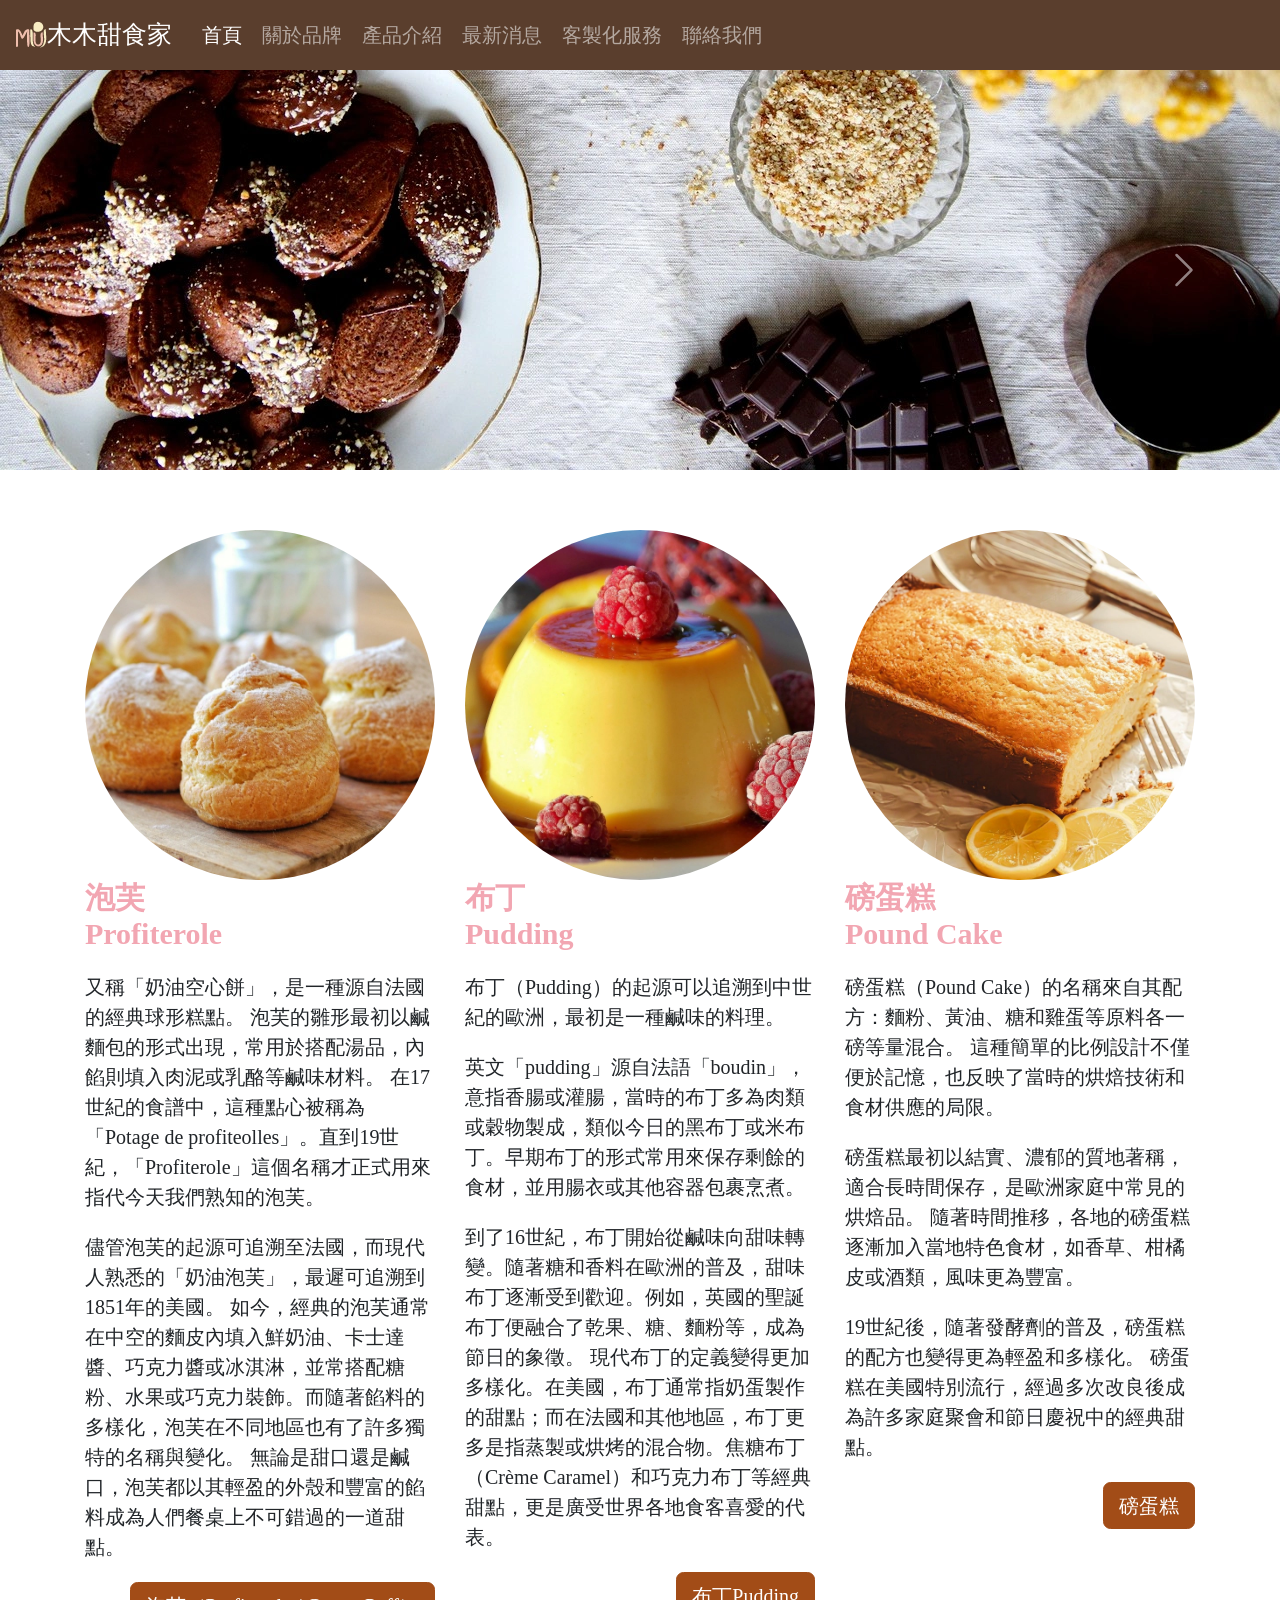
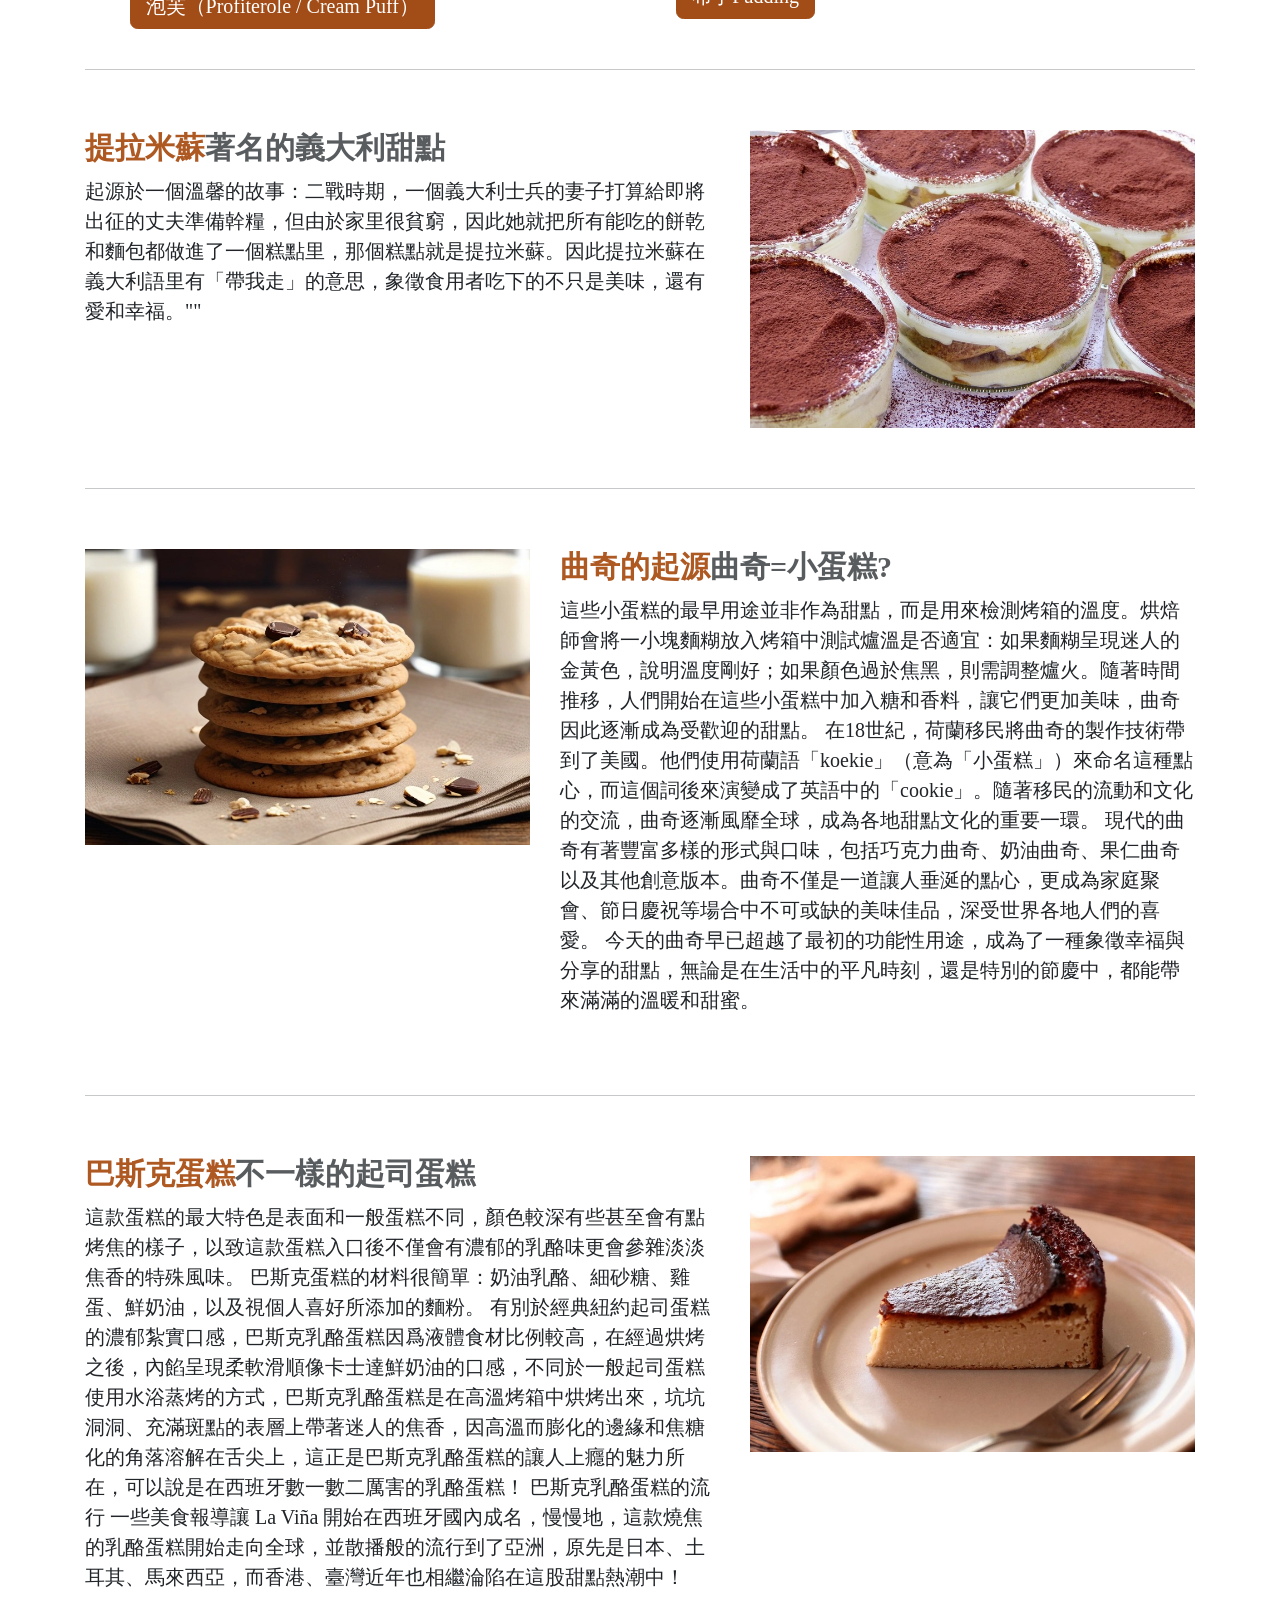
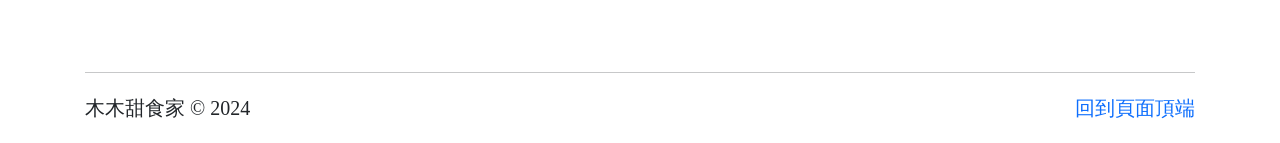
<file: index.html>
<!doctype html>
<html lang="zh-Hant-TW">
  <head>
    <meta charset="utf-8">
    <meta name="viewport" content="width=device-width, initial-scale=1">
    <meta name="author" content="木木甜食家">
   <meta name="description" content="探索甜點的悠久歷史，從巴斯克乳酪蛋糕的焦香細膩到曲奇的幸福滋味、泡芙的輕盈甜美、布丁的柔滑香醇、提拉米蘇的層次甜美與磅蛋糕的經典濃郁，每款甜點都講述著文化與創意的故事。">
   <meta name="generator" content="Visual Studio Code">
   <meta name="keywords" content="巴斯克乳酪蛋糕,曲奇起源,泡芙歷史,布丁的故事,磅蛋糕文化,甜點歷史,木木甜食家">
   <!-- favicon -->
    <link rel="shortcut icon" href="/favicon.ico">
    <title>木木甜食家-首頁</title>
    <link href="https://cdn.jsdelivr.net/npm/bootstrap@5.3.3/dist/css/bootstrap.min.css" rel="stylesheet" integrity="sha384-QWTKZyjpPEjISv5WaRU9OFeRpok6YctnYmDr5pNlyT2bRjXh0JMhjY6hW+ALEwIH" crossorigin="anonymous">
    <link rel="stylesheet" href="css/custom.css">
    <!-- GA追蹤分析 -->
  </head>
  <body>
    <!-- 固定導覽列 header或nav標籤加入"fixed-top" 固定導覽列跟回到頁首擇一就可以了 -->
    <header class="fixed-top">
      <!-- 導覽列 深色背景be-dark navbar-dark 淺色背景be-light-->
      <nav class="navbar navbar-expand-lg bg-dark navbar-dark">
        <div class="container-fluid">
          <img src="images/index/logomu16.png" class="text-center" alt="MuMu Sweet Home"><a class="navbar-brand" href="#">木木甜食家</a>
          <button class="navbar-toggler" type="button" data-bs-toggle="collapse" data-bs-target="#navbarSupportedContent" aria-controls="navbarSupportedContent" aria-expanded="false" aria-label="Toggle navigation">
            <span class="navbar-toggler-icon"></span>
          </button>
          <div class="collapse navbar-collapse" id="navbarSupportedContent">
            <ul class="navbar-nav me-auto mb-2 mb-lg-0">
              <li class="nav-item">
                <a class="nav-link active" aria-current="page" href="index.html">首頁</a>
              </li>
              <li class="nav-item">
                <a class="nav-link" href="about.html">關於品牌</a>
              </li>
              <li class="nav-item">
                <a class="nav-link" href="menu.html">產品介紹</a>
              </li>
              <li class="nav-item">
                <a class="nav-link" href="news.html">最新消息</a>
              </li>
              <li class="nav-item">
                <a class="nav-link" href="custom.html">客製化服務</a>
              </li>
              <li class="nav-item">
                <a class="nav-link" href="https://toolkit.url.com.tw/bbs/index.php?email=bbs@trial-157910.url.tw" target="_blank">聯絡我們</a>
              </li>
            </ul>
            <script async src="https://cse.google.com/cse.js?cx=9753ba6b9b1a444a7">
            </script>
            <div class="gcse-searchbox"></div>
          </div>
        </div>
      </nav>
    </header>
    <main>
       <!-- 輪播圖框架 -->
      <div id="carouselExampleInterval" class="carousel slide" data-bs-ride="carousel">
        <div class="carousel-inner">
          <div class="carousel-item active" data-bs-interval="4000">
            <img src="images/index/madeleine-1.webp" class="d-block w-100" alt="瑪德蓮" title="瑪德蓮" aria-label="瑪德蓮">
          </div>
          <div class="carousel-item" data-bs-interval="4000">
            <img src="images/index/cookies-1-1.webp" class="d-block w-100" alt="曲奇餅乾" title="曲奇餅乾" aria-label="曲奇餅乾">
          </div>
          <div class="carousel-item">
            <img src="images/index/cakes-1.webp" class="d-block w-100" alt="巧克力磅蛋糕" title="巧克力磅蛋糕" aria-label="巧克力磅蛋糕">
          </div>
        </div>
        <button class="carousel-control-prev" type="button" data-bs-target="#carouselExampleInterval" data-bs-slide="prev">
          <span class="carousel-control-prev-icon" aria-hidden="true"></span>
          <span class="visually-hidden">Previous</span>
        </button>
        <button class="carousel-control-next" type="button" data-bs-target="#carouselExampleInterval" data-bs-slide="next">
          <span class="carousel-control-next-icon" aria-hidden="true"></span>
          <span class="visually-hidden">Next</span>
        </button>
      </div>
      <!-- 框架 -->
      <div class="gcse-searchresults"></div>
      <div class="container">
        <div class="row">
         <div class="col-lg-4 order-md-2 mt-5">
          <!-- 圖片加入超連結 -->
          <a href="https://zh.wikipedia.org/zh-tw/%E7%A3%85%E8%9B%8B%E7%B3%95" target="_blank"><img src="images/index/lemon-cake-800.webp" class="rounded-circle w-100" alt="磅蛋糕（Pound Cake）" title="磅蛋糕（Pound Cake）" aria-label="磅蛋糕（Pound Cake）"></a>
            <div class="card-body">
              <h2 class="h2-pink">磅蛋糕<P>Pound Cake</P></h2>
              <p class="card-text">磅蛋糕（Pound Cake）的名稱來自其配方：麵粉、黃油、糖和雞蛋等原料各一磅等量混合。
             這種簡單的比例設計不僅便於記憶，也反映了當時的烘焙技術和食材供應的局限。</p>
                <P>磅蛋糕最初以結實、濃郁的質地著稱，適合長時間保存，是歐洲家庭中常見的烘焙品。
                隨著時間推移，各地的磅蛋糕逐漸加入當地特色食材，如香草、柑橘皮或酒類，風味更為豐富。</P>
                <p>19世紀後，隨著發酵劑的普及，磅蛋糕的配方也變得更為輕盈和多樣化。
                磅蛋糕在美國特別流行，經過多次改良後成為許多家庭聚會和節日慶祝中的經典甜點。</p>
              <p class="text-end"><a href="https://zh.wikipedia.org/zh-tw/%E7%A3%85%E8%9B%8B%E7%B3%95" target="_blank" class="btn btn-primary" role="buttom">磅蛋糕</a></p>
            </div>
         </div>
         <div class="col-lg-4 order-md-1 mt-5">
          <a href="https://zh.wikipedia.org/zh-tw/%E5%B8%83%E4%B8%81" target="_blank"><img src="images/index/pudding-800.webp" class="rounded-circle w-100" alt="布丁Pudding" title="布丁Pudding" aria-label="布丁Pudding"></a>
            <div class="card-body">
              <h2 class="h2-pink">布丁<P>Pudding</P></h2>
              <p class="card-text">布丁（Pudding）的起源可以追溯到中世紀的歐洲，最初是一種鹹味的料理。</p><p>英文「pudding」源自法語「boudin」，意指香腸或灌腸，當時的布丁多為肉類或穀物製成，類似今日的黑布丁或米布丁。早期布丁的形式常用來保存剩餘的食材，並用腸衣或其他容器包裹烹煮。</p>

                <P>到了16世紀，布丁開始從鹹味向甜味轉變。隨著糖和香料在歐洲的普及，甜味布丁逐漸受到歡迎。例如，英國的聖誕布丁便融合了乾果、糖、麵粉等，成為節日的象徵。
                
                現代布丁的定義變得更加多樣化。在美國，布丁通常指奶蛋製作的甜點；而在法國和其他地區，布丁更多是指蒸製或烘烤的混合物。焦糖布丁（Crème Caramel）和巧克力布丁等經典甜點，更是廣受世界各地食客喜愛的代表。</p>
              <P class="text-end"><a href="https://zh.wikipedia.org/zh-tw/%E5%B8%83%E4%B8%81" target="_blank" class="btn btn-primary" role="button">布丁Pudding</a></P>
            </div>
         </div>
         <div class="col-lg-4 order-md-0 mt-5">
          <a href="https://zh.wikipedia.org/zh-tw/%E6%B3%A1%E8%8A%99" target="_blank"><img src="images/index/puff-800.webp" class="rounded-circle w-100" alt="泡芙（Profiterole / Cream Puff）" title="泡芙（Profiterole / Cream Puff）" aria-label="泡芙（Profiterole / Cream Puff）"></a>
            <div class="card-body">
              <h2 class="h2-pink">泡芙<P>Profiterole</P></h2>
              <p class="card-text">又稱「奶油空心餅」，是一種源自法國的經典球形糕點。
                泡芙的雛形最初以鹹麵包的形式出現，常用於搭配湯品，內餡則填入肉泥或乳酪等鹹味材料。
                在17世紀的食譜中，這種點心被稱為 「Potage de profiteolles」。直到19世紀，「Profiterole」這個名稱才正式用來指代今天我們熟知的泡芙。</P>
                <P>儘管泡芙的起源可追溯至法國，而現代人熟悉的「奶油泡芙」，最遲可追溯到1851年的美國。
                如今，經典的泡芙通常在中空的麵皮內填入鮮奶油、卡士達醬、巧克力醬或冰淇淋，並常搭配糖粉、水果或巧克力裝飾。而隨著餡料的多樣化，泡芙在不同地區也有了許多獨特的名稱與變化。
                無論是甜口還是鹹口，泡芙都以其輕盈的外殼和豐富的餡料成為人們餐桌上不可錯過的一道甜點。</p>
                <P class="text-end"><a href="https://zh.wikipedia.org/zh-tw/%E6%B3%A1%E8%8A%99" target="_blank" class="btn btn-primary" role="button">泡芙（Profiterole / Cream Puff）</a></P>
            </div>
         </div>
        </div>
        <hr>
        <div class="row my-5">
          <div class="col-md-7">
            <h2>提拉米蘇<span class="text-muted">著名的義大利甜點</span></h2>
            <p>起源於一個溫馨的故事：二戰時期，一個義大利士兵的妻子打算給即將出征的丈夫準備幹糧，但由於家里很貧窮，因此她就把所有能吃的餅乾和麵包都做進了一個糕點里，那個糕點就是提拉米蘇。因此提拉米蘇在義大利語里有「帶我走」的意思，象徵食用者吃下的不只是美味，還有愛和幸福。"" </p>
          </div>
          <div class="col-md-5">
            <img src="images/index/tiramisu-cup-600.webp" alt="提拉米蘇" title="提拉米蘇" class="img-fluid mx-auto" aria-label="提拉米蘇">
          </div>
        </div>
        <hr>
        <div class="row my-5">
          <div class="col-md-7 order-md-1">
            <h2>曲奇的起源<span class="text-muted">曲奇=小蛋糕?</span></h2>
            <p>這些小蛋糕的最早用途並非作為甜點，而是用來檢測烤箱的溫度。烘焙師會將一小塊麵糊放入烤箱中測試爐溫是否適宜：如果麵糊呈現迷人的金黃色，說明溫度剛好；如果顏色過於焦黑，則需調整爐火。隨著時間推移，人們開始在這些小蛋糕中加入糖和香料，讓它們更加美味，曲奇因此逐漸成為受歡迎的甜點。

              在18世紀，荷蘭移民將曲奇的製作技術帶到了美國。他們使用荷蘭語「koekie」（意為「小蛋糕」）來命名這種點心，而這個詞後來演變成了英語中的「cookie」。隨著移民的流動和文化的交流，曲奇逐漸風靡全球，成為各地甜點文化的重要一環。
              現代的曲奇有著豐富多樣的形式與口味，包括巧克力曲奇、奶油曲奇、果仁曲奇以及其他創意版本。曲奇不僅是一道讓人垂涎的點心，更成為家庭聚會、節日慶祝等場合中不可或缺的美味佳品，深受世界各地人們的喜愛。
              今天的曲奇早已超越了最初的功能性用途，成為了一種象徵幸福與分享的甜點，無論是在生活中的平凡時刻，還是特別的節慶中，都能帶來滿滿的溫暖和甜蜜。</p>
          </div>
          <div class="col-md-5 order-md-0">
            <img src="images/index/cookies-600.webp" alt="曲奇餅乾" title="曲奇餅乾" class="img-fluid mx-auto" aria-label="曲奇餅乾">
          </div>
        </div>
        <hr>
        <div class="row my-5">
          <div class="col-md-7">
            <h2>巴斯克蛋糕<span class="text-muted">不一樣的起司蛋糕</span></h2>
            <p>這款蛋糕的最大特色是表面和一般蛋糕不同，顏色較深有些甚至會有點烤焦的樣子，以致這款蛋糕入口後不僅會有濃郁的乳酪味更會參雜淡淡焦香的特殊風味。
              巴斯克蛋糕的材料很簡單：奶油乳酪、細砂糖、雞蛋、鮮奶油，以及視個人喜好所添加的麵粉。
              有別於經典紐約起司蛋糕的濃郁紮實口感，巴斯克乳酪蛋糕因爲液體食材比例較高，在經過烘烤之後，內餡呈現柔軟滑順像卡士達鮮奶油的口感，不同於一般起司蛋糕使用水浴蒸烤的方式，巴斯克乳酪蛋糕是在高溫烤箱中烘烤出來，坑坑洞洞、充滿斑點的表層上帶著迷人的焦香，因高溫而膨化的邊緣和焦糖化的角落溶解在舌尖上，這正是巴斯克乳酪蛋糕的讓人上癮的魅力所在，可以說是在西班牙數一數二厲害的乳酪蛋糕！
              巴斯克乳酪蛋糕的流行
              一些美食報導讓 La Viña 開始在西班牙國內成名，慢慢地，這款燒焦的乳酪蛋糕開始走向全球，並散播般的流行到了亞洲，原先是日本、土耳其、馬來西亞，而香港、臺灣近年也相繼淪陷在這股甜點熱潮中！</p>
          </div>
          <div class="col-md-5">
            <img src="images/index/basque-cake-600.webp" alt="巴斯克蛋糕" title="巴斯克蛋糕" class="img-fluid mx-auto" aria-label="巴斯克蛋糕">
          </div>
        </div>
        <hr>
      </div>
      <!-- 把footer變容器 -->
      <footer class="container">
        <!-- fioat-end浮動靠右 -->
        <p class="float-end"><a href="#top">回到頁面頂端</a></P>
        <P>木木甜食家 &copy; 2024</P>
      </footer>
    </main>
    <script src="https://cdn.jsdelivr.net/npm/bootstrap@5.3.3/dist/js/bootstrap.bundle.min.js" 
    integrity="sha384-YvpcrYf0tY3lHB60NNkmXc5s9fDVZLESaAA55NDzOxhy9GkcIdslK1eN7N6jIeHz" 
    crossorigin="anonymous"></script>
  </body>
</html>
</file>
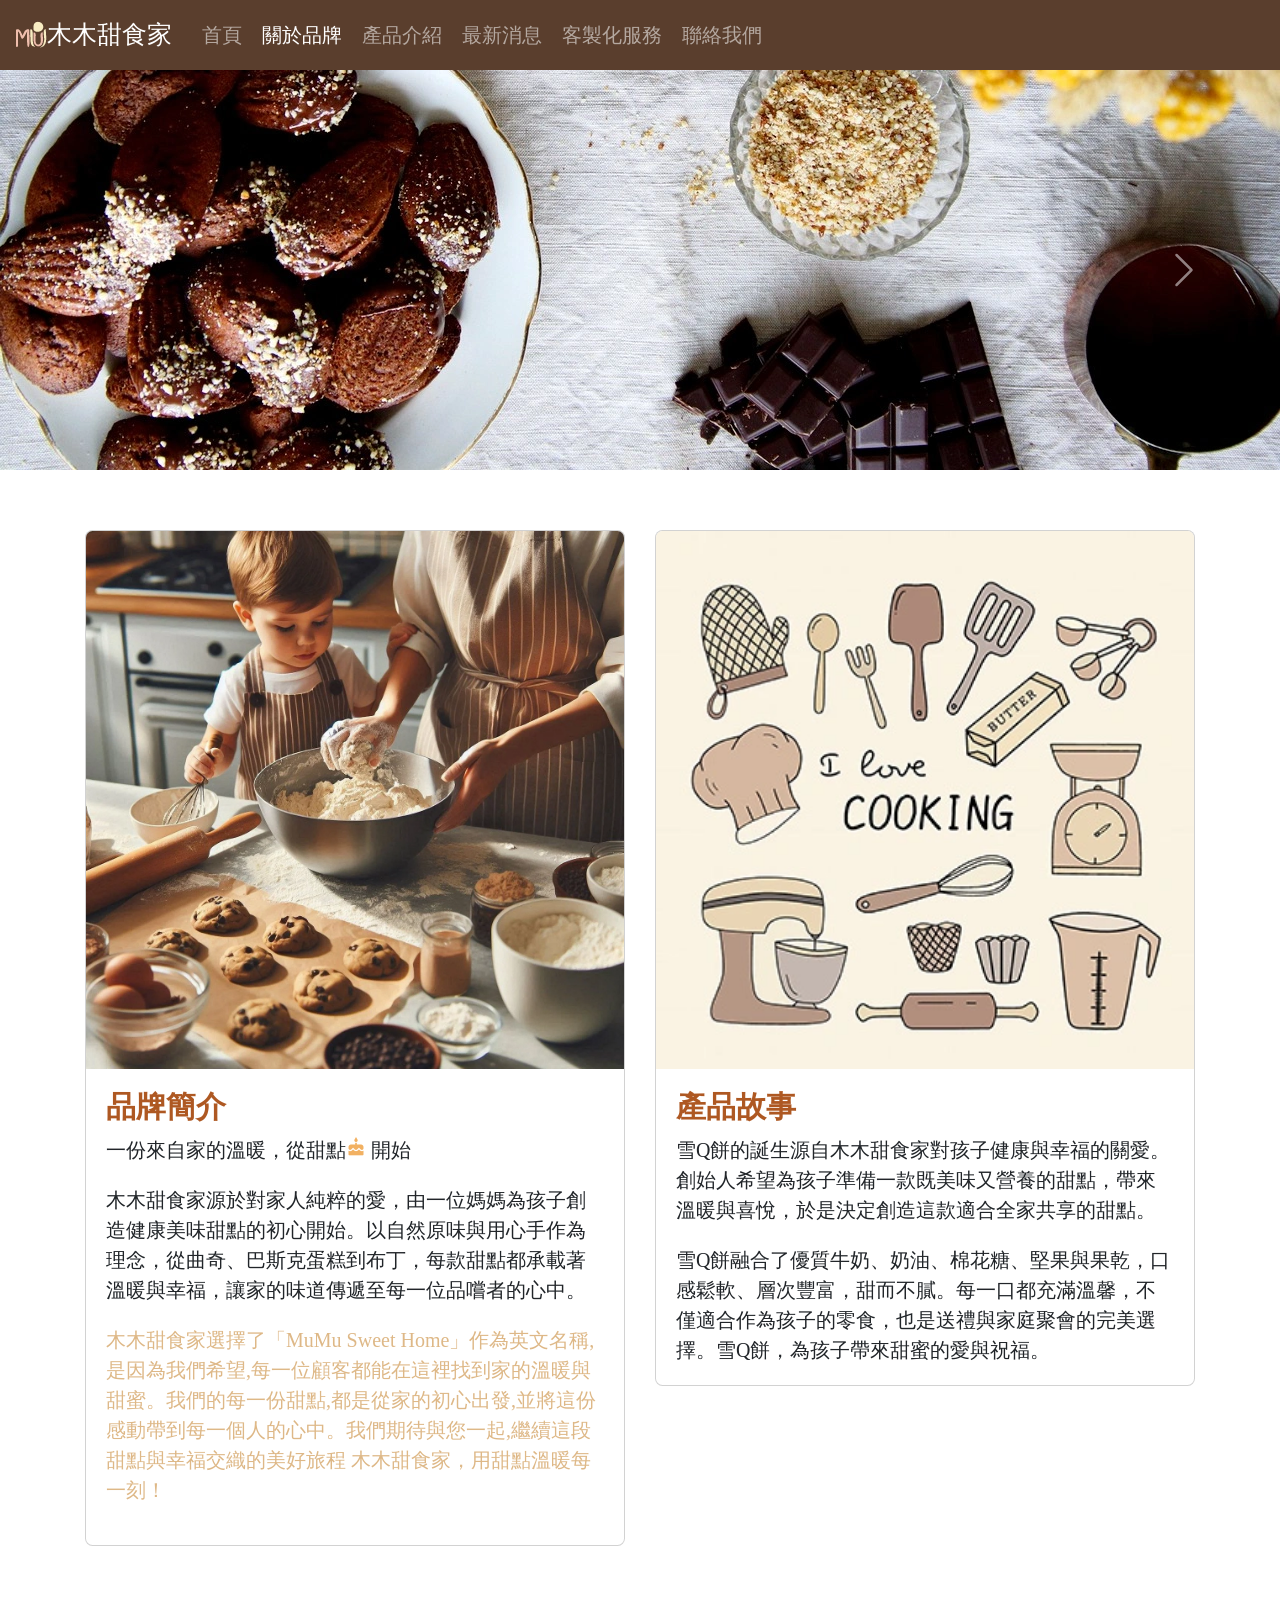
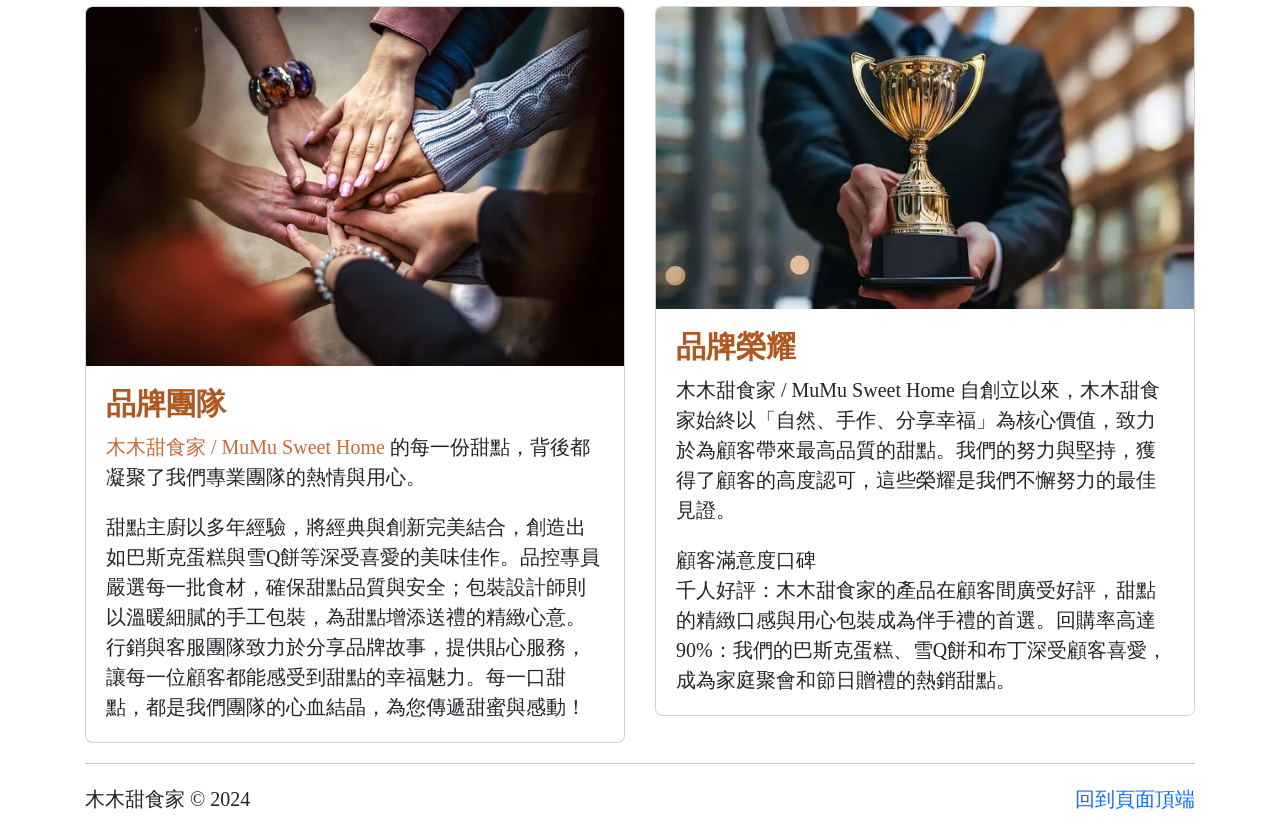
<file: about.html>
<!doctype html>
<html lang="zh-Hant-TW">
  <head>
    <meta charset="utf-8">
    <meta name="viewport" content="width=device-width, initial-scale=1">
    <meta name="author" content="木木甜食家">
   <meta name="description" content="木木甜食家以自然原味與手作甜點為理念, 從曲奇到雪Q餅, 每款甜點承載溫暖與幸福, 專業團隊用心打造, 讓甜點成為家庭聚會與送禮的最佳選擇">
   <meta name="generator" content="Visual Studio Code">
   <meta name="keywords" content="木木甜食家, MuMu Sweet Home, 品牌故事, 甜點品牌, 手作甜點, 自然原味, 曲奇, 巴斯克蛋糕, 布丁 , 雪Q餅, 幸福甜點, 甜點伴手禮, 甜點回購率, 甜點推薦, 家庭聚會甜點, 節日贈禮, 甜點團隊, 甜點品質, 甜點包裝, 甜點創新, 甜點經典, 健康甜點, 親子甜點, 甜點溫暖, 甜點幸福, 甜點故事">
   <!-- favicon -->
   <link rel="shortcut icon" href="/favicon.ico">
    <title>木木甜食家-關於品牌</title>
    <!-- 借用外部的連結 link放在自己自訂的連結上方 連結bootstrap的css -->
    <link href="https://cdn.jsdelivr.net/npm/bootstrap@5.3.3/dist/css/bootstrap.min.css" rel="stylesheet" integrity="sha384-QWTKZyjpPEjISv5WaRU9OFeRpok6YctnYmDr5pNlyT2bRjXh0JMhjY6hW+ALEwIH" crossorigin="anonymous">
    <!-- 連結google icon的link -->
    <link rel="stylesheet" href="https://fonts.googleapis.com/icon?family=Material+Icons">
    <!-- 自訂的連結 將自己的css跟html網頁link在一起 -->
    <link rel="stylesheet" href="css/custom.css">
    <!-- GA追蹤分析 -->
  </head>
  <body>
    <!-- 固定導覽列 header或nav標籤加入"fixed-top" 固定導覽列跟回到頁首擇一就可以了 -->
    <header class="fixed-top">
      <!-- 導覽列 深色背景be-dark navbar-dark 淺色背景be-light-->
      <nav class="navbar navbar-expand-lg bg-dark navbar-dark">
        <div class="container-fluid">
          <img src="images/index/logomu16.png" class="text-center" alt="MuMu Sweet Home">
          <a class="navbar-brand" href="#">木木甜食家</a>
          <button class="navbar-toggler" type="button" data-bs-toggle="collapse" data-bs-target="#navbarSupportedContent" aria-controls="navbarSupportedContent" aria-expanded="false" aria-label="Toggle navigation">
            <span class="navbar-toggler-icon"></span>
          </button>
          <div class="collapse navbar-collapse" id="navbarSupportedContent">
            <ul class="navbar-nav me-auto mb-2 mb-lg-0">
              <li class="nav-item">
                <a class="nav-link" href="index.html">首頁</a>
              </li>
              <li class="nav-item">
                <a class="nav-link active" aria-current="page" href="about.html">關於品牌</a>
              </li>
              <li class="nav-item">
                <a class="nav-link" href="menu.html">產品介紹</a>
              </li>
              <li class="nav-item">
                <a class="nav-link" href="news.html">最新消息</a>
              </li>
              <li class="nav-item">
                <a class="nav-link" href="custom.html">客製化服務</a>
              </li>
              <li class="nav-item">
                <a class="nav-link" href="https://toolkit.url.com.tw/bbs/index.php?email=bbs@trial-157910.url.tw" target="_blank">聯絡我們</a>
              </li>
            </ul>
            <script async src="https://cse.google.com/cse.js?cx=9753ba6b9b1a444a7">
            </script>
            <div class="gcse-searchbox"></div>
          </div>
        </div>
      </nav>
    </header>
    <main>
       <!-- 輪播圖框架 -->
      <div id="carouselExampleInterval" class="carousel slide" data-bs-ride="carousel">
        <div class="carousel-inner">
          <div class="carousel-item active" data-bs-interval="4000">
            <img src="images/index/madeleine-1.webp" class="d-block w-100" alt="瑪德蓮" title="瑪德蓮" aria-label="瑪德蓮">
          </div>
          <div class="carousel-item" data-bs-interval="4000">
            <img src="images/index/cookies-1-1.webp" class="d-block w-100" alt="曲奇餅乾" title="曲奇餅乾" aria-label="曲奇餅乾">
          </div>
          <div class="carousel-item">
            <img src="images/index/cakes-1.webp" class="d-block w-100" alt="巧克力磅蛋糕" title="巧克力磅蛋糕" aria-label="巧克力磅蛋糕">
          </div>
        </div>
        <button class="carousel-control-prev" type="button" data-bs-target="#carouselExampleInterval" data-bs-slide="prev">
          <span class="carousel-control-prev-icon" aria-hidden="true"></span>
          <span class="visually-hidden">Previous</span>
        </button>
        <button class="carousel-control-next" type="button" data-bs-target="#carouselExampleInterval" data-bs-slide="next">
          <span class="carousel-control-next-icon" aria-hidden="true"></span>
          <span class="visually-hidden">Next</span>
        </button>
      </div>
      <!-- 框架 -->
      <div class="gcse-searchresults"></div>
      <div class="container">
        <div class="row">
          <div class="col-lg-6">
            <div class="card mt-5">
              <img src="images/about/ai-generated-640.webp" class="card-img-top" alt="品牌簡介" title="品牌簡介" aria-label="品牌簡介">
              <div class="card-body">
                <h2 class="">品牌簡介</h2>
                <p class="card-text">一份來自家的溫暖，從甜點<i class="material-icons" style="font-size:20px;color:rgb(242, 177, 98)">cake</i>
                  開始</p>
                <p class="card-text">木木甜食家源於對家人純粹的愛，由一位媽媽為孩子創造健康美味甜點的初心開始。以自然原味與用心手作為理念，從曲奇、巴斯克蛋糕到布丁，每款甜點都承載著溫暖與幸福，讓家的味道傳遞至每一位品嚐者的心中。</p><p style="color: burlywood;">木木甜食家選擇了「MuMu Sweet Home」作為英文名稱,是因為我們希望,每一位顧客都能在這裡找到家的溫暖與甜蜜。我們的每一份甜點,都是從家的初心出發,並將這份感動帶到每一個人的心中。我們期待與您一起,繼續這段甜點與幸福交織的美好旅程
                木木甜食家，用甜點溫暖每一刻！</p>
              </div>
            </div>
          </div>
          <div class="col-lg-6">
            <div class="card mt-5">
              <img src="images/about/cooking-640.webp" class="card-img-top" alt="" title="" aria-label="">
              <div class="card-body">
                <h2 class="">產品故事</h2>
                <p class="card-text">雪Q餅的誕生源自木木甜食家對孩子健康與幸福的關愛。創始人希望為孩子準備一款既美味又營養的甜點，帶來溫暖與喜悅，於是決定創造這款適合全家共享的甜點。</p>
                <p class="card-text">雪Q餅融合了優質牛奶、奶油、棉花糖、堅果與果乾，口感鬆軟、層次豐富，甜而不膩。每一口都充滿溫馨，不僅適合作為孩子的零食，也是送禮與家庭聚會的完美選擇。雪Q餅，為孩子帶來甜蜜的愛與祝福。</p>
              </div>
            </div>
          </div>
        </div>
        <div class="row">
          <div class="col-lg-6">
            <div class="card mt-5">
              <img src="images/about/team-4529717_640.webp" class="card-img-top" alt="品牌團隊" title="品牌團隊" aria-label="品牌團隊">
              <div class="card-body">
                <h2 class="">品牌團隊</h2>
                <p class="card-text"> <span class="text-orange">木木甜食家 / MuMu Sweet Home</span> 的每一份甜點，背後都凝聚了我們專業團隊的熱情與用心。
                  </p>
                <p class="card-text">甜點主廚以多年經驗，將經典與創新完美結合，創造出如巴斯克蛋糕與雪Q餅等深受喜愛的美味佳作。品控專員嚴選每一批食材，確保甜點品質與安全；包裝設計師則以溫暖細膩的手工包裝，為甜點增添送禮的精緻心意。行銷與客服團隊致力於分享品牌故事，提供貼心服務，讓每一位顧客都能感受到甜點的幸福魅力。每一口甜點，都是我們團隊的心血結晶，為您傳遞甜蜜與感動！</p>
              </div>
            </div>
          </div>
          <div class="col-lg-6">
            <div class="card mt-5">
              <img src="images/about/trophy-8676528_640.webp" class="card-img-top" alt="品牌榮耀" title="品牌榮耀" aria-label="品牌榮耀">
              <div class="card-body">
                <h2 class="">品牌榮耀</h2>
                <p class="card-text">木木甜食家 / MuMu Sweet Home 
                  自創立以來，木木甜食家始終以「自然、手作、分享幸福」為核心價值，致力於為顧客帶來最高品質的甜點。我們的努力與堅持，獲得了顧客的高度認可，這些榮耀是我們不懈努力的最佳見證。</p>
                <p class="card-text">顧客滿意度口碑</br>千人好評：木木甜食家的產品在顧客間廣受好評，甜點的精緻口感與用心包裝成為伴手禮的首選。回購率高達90%：我們的巴斯克蛋糕、雪Q餅和布丁深受顧客喜愛，成為家庭聚會和節日贈禮的熱銷甜點。
                </p>
              </div>
            </div>
          </div>
        </div>
        <hr>
      </div> 
      <!-- 把footer變容器 -->
      <footer class="container">
        <!-- fioat-end浮動靠右 -->
        <p class="float-end"><a href="#top">回到頁面頂端</a></P>
        <P>木木甜食家 &copy; 2024</P>
      </footer>
    </main>
    <script src="https://cdn.jsdelivr.net/npm/bootstrap@5.3.3/dist/js/bootstrap.bundle.min.js" 
    integrity="sha384-YvpcrYf0tY3lHB60NNkmXc5s9fDVZLESaAA55NDzOxhy9GkcIdslK1eN7N6jIeHz" 
    crossorigin="anonymous"></script>
  </body>
</html>
</file>
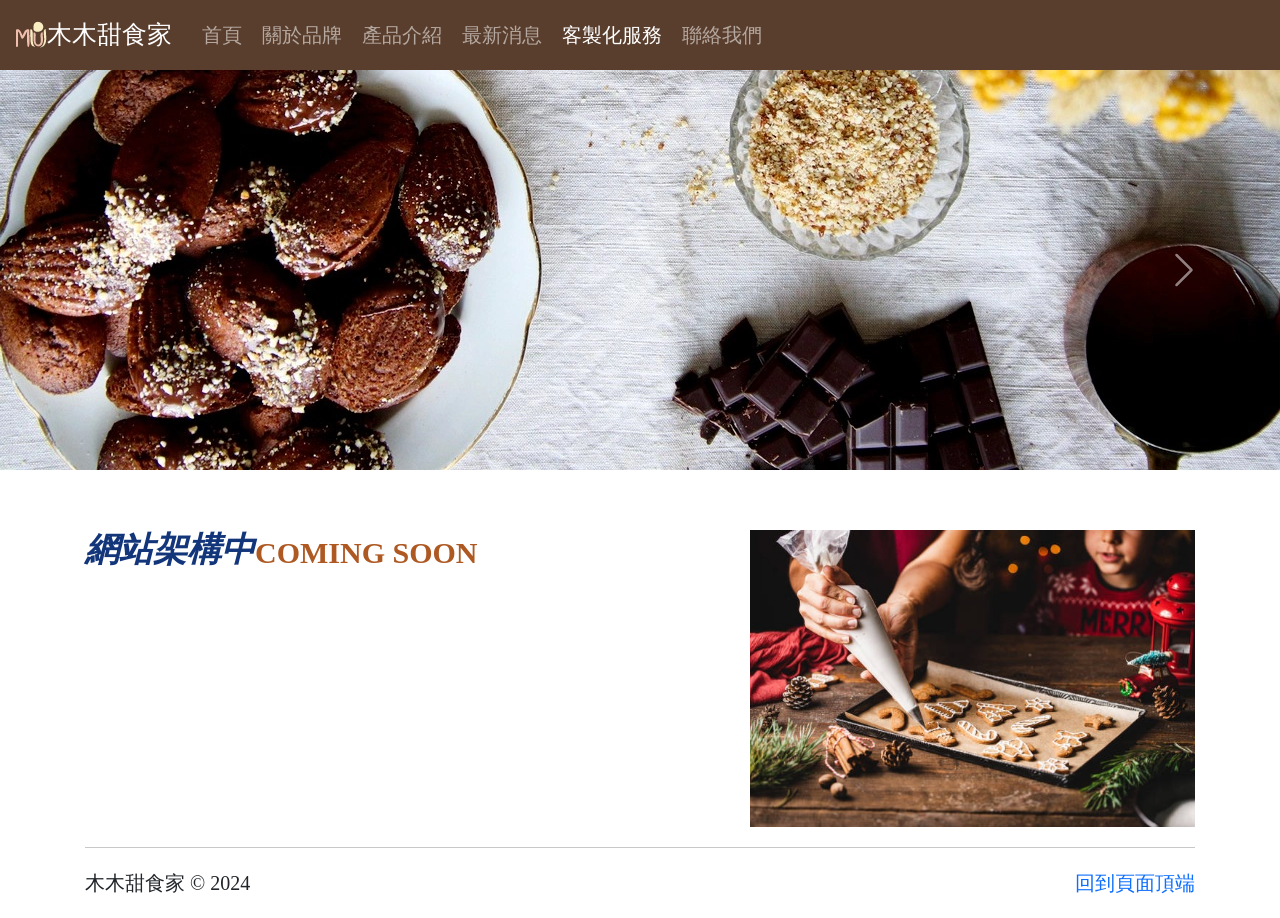
<file: custom.html>
<!doctype html>
<html lang="zh-Hant-TW">
  <head>
    <meta charset="utf-8">
    <meta name="viewport" content="width=device-width, initial-scale=1">
    <meta name="author" content="木木甜食家">
   <meta name="description" content="">
   <meta name="generator" content="Visual Studio Code">
   <meta name="keywords" content="木木甜食家">
   <!-- favicon -->
   <link rel="shortcut icon" href="/favicon.ico">
    <title>木木甜食家-關於品牌</title>
    <link href="https://cdn.jsdelivr.net/npm/bootstrap@5.3.3/dist/css/bootstrap.min.css" rel="stylesheet" integrity="sha384-QWTKZyjpPEjISv5WaRU9OFeRpok6YctnYmDr5pNlyT2bRjXh0JMhjY6hW+ALEwIH" crossorigin="anonymous">
    <link rel="stylesheet" href="css/custom.css">
    <!-- GA追蹤分析 -->
  </head>
  <body>
    <!-- 固定導覽列 header或nav標籤加入"fixed-top" 固定導覽列跟回到頁首擇一就可以了 -->
    <header class="fixed-top">
      <!-- 導覽列 深色背景be-dark navbar-dark 淺色背景be-light-->
      <nav class="navbar navbar-expand-lg bg-dark navbar-dark">
        <div class="container-fluid">
          <img src="images/index/logomu16.png" class="text-center" alt="MuMu Sweet Home">
          <a class="navbar-brand" href="#">木木甜食家</a>
          <button class="navbar-toggler" type="button" data-bs-toggle="collapse" data-bs-target="#navbarSupportedContent" aria-controls="navbarSupportedContent" aria-expanded="false" aria-label="Toggle navigation">
            <span class="navbar-toggler-icon"></span>
          </button>
          <div class="collapse navbar-collapse" id="navbarSupportedContent">
            <ul class="navbar-nav me-auto mb-2 mb-lg-0">
              <li class="nav-item">
                <a class="nav-link" href="index.html">首頁</a>
              </li>
              <li class="nav-item">
                <a class="nav-link" href="about.html">關於品牌</a>
              </li>
              <li class="nav-item">
                <a class="nav-link" href="menu.html">產品介紹</a>
              </li>
              <li class="nav-item">
                <a class="nav-link" href="news.html">最新消息</a>
              </li>
              <li class="nav-item">
                <a class="nav-link active" aria-current="page" href="custom.html">客製化服務</a>
              </li>
              <li class="nav-item">
                <a class="nav-link" href="https://toolkit.url.com.tw/bbs/index.php?email=bbs@trial-157910.url.tw" target="_blank">聯絡我們</a>
              </li>
            </ul>
           <script async src="https://cse.google.com/cse.js?cx=9753ba6b9b1a444a7">
</script>
<div class="gcse-searchbox"></div>
          </div>
        </div>
      </nav>
    </header>
    <main>
       <!-- 輪播圖框架 -->
      <div id="carouselExampleInterval" class="carousel slide" data-bs-ride="carousel">
        <div class="carousel-inner">
          <div class="carousel-item active" data-bs-interval="4000">
            <img src="images/index/madeleine-1.webp" class="d-block w-100" alt="瑪德蓮" title="瑪德蓮" aria-label="瑪德蓮">
          </div>
          <div class="carousel-item" data-bs-interval="4000">
            <img src="images/index/cookies-1-1.webp" class="d-block w-100" alt="曲奇餅乾" title="曲奇餅乾" aria-label="曲奇餅乾">
          </div>
          <div class="carousel-item">
            <img src="images/index/cakes-1.webp" class="d-block w-100" alt="巧克力磅蛋糕" title="巧克力磅蛋糕" aria-label="巧克力磅蛋糕">
          </div>
        </div>
        <button class="carousel-control-prev" type="button" data-bs-target="#carouselExampleInterval" data-bs-slide="prev">
          <span class="carousel-control-prev-icon" aria-hidden="true"></span>
          <span class="visually-hidden">Previous</span>
        </button>
        <button class="carousel-control-next" type="button" data-bs-target="#carouselExampleInterval" data-bs-slide="next">
          <span class="carousel-control-next-icon" aria-hidden="true"></span>
          <span class="visually-hidden">Next</span>
        </button>
      </div>
      <!-- 框架 -->
	  <div class="gcse-searchresults"></div>
      <div class="container">
        <div class="row">
          <div class="col-md-7 order-md-0 mt-5">
            <h2><i class="material-icons" style="font-size:1.7rem;color:rgb(19, 54, 123);vertical-align: bottom;">網站架構中</i>COMING SOON</h2>
            <p class="textIndent"><span class="text-orange"></span></p>
        </div>
        <div class="col-md-5 order-md-1 mt-5">
            <img src="images/custom/woman-icing-gingerbread-christma.jpg" class="img-fluid mx-auto" alt="" title="" aria-label="">
        </div>   
        </div>
        <hr>
      </div>
      <!-- 把footer變容器 -->
      <footer class="container">
        <!-- fioat-end浮動靠右 -->
        <p class="float-end"><a href="#top">回到頁面頂端</a></P>
        <P>木木甜食家 &copy; 2024</P>
      </footer>
    </main>
    <script src="https://cdn.jsdelivr.net/npm/bootstrap@5.3.3/dist/js/bootstrap.bundle.min.js" 
    integrity="sha384-YvpcrYf0tY3lHB60NNkmXc5s9fDVZLESaAA55NDzOxhy9GkcIdslK1eN7N6jIeHz" 
    crossorigin="anonymous"></script>
  </body>
</html>
</file>
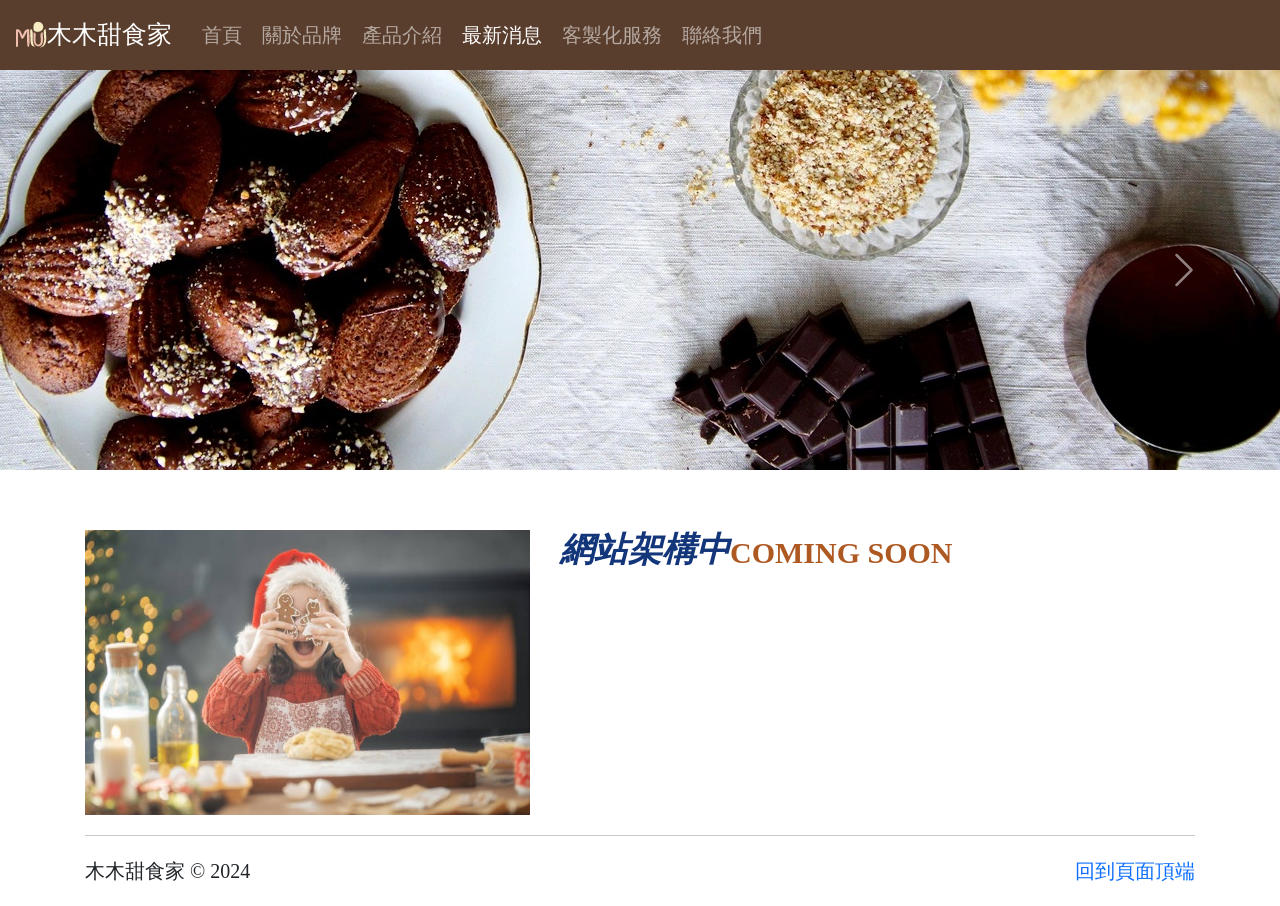
<file: news.html>
<!doctype html>
<html lang="zh-Hant-TW">
  <head>
    <meta charset="utf-8">
    <meta name="viewport" content="width=device-width, initial-scale=1">
    <meta name="author" content="木木甜食家">
   <meta name="description" content="">
   <meta name="generator" content="Visual Studio Code">
   <meta name="keywords" content="木木甜食家">
   <!-- favicon -->
    <link rel="shortcut icon" href="/favicon.ico">
    <title>木木甜食家-關於品牌</title>
    <link href="https://cdn.jsdelivr.net/npm/bootstrap@5.3.3/dist/css/bootstrap.min.css" rel="stylesheet" integrity="sha384-QWTKZyjpPEjISv5WaRU9OFeRpok6YctnYmDr5pNlyT2bRjXh0JMhjY6hW+ALEwIH" crossorigin="anonymous">
    <link rel="stylesheet" href="css/custom.css">
    <!-- GA追蹤分析 -->
  </head>
  <body>
    <!-- 固定導覽列 header或nav標籤加入"fixed-top" 固定導覽列跟回到頁首擇一就可以了 -->
    <header class="fixed-top">
      <!-- 導覽列 深色背景be-dark navbar-dark 淺色背景be-light-->
      <nav class="navbar navbar-expand-lg bg-dark navbar-dark">
        <div class="container-fluid">
          <img src="images/index/logomu16.png" class="text-center" alt="MuMu Sweet Home">
          <a class="navbar-brand" href="#">木木甜食家</a>
          <button class="navbar-toggler" type="button" data-bs-toggle="collapse" data-bs-target="#navbarSupportedContent" aria-controls="navbarSupportedContent" aria-expanded="false" aria-label="Toggle navigation">
            <span class="navbar-toggler-icon"></span>
          </button>
          <div class="collapse navbar-collapse" id="navbarSupportedContent">
            <ul class="navbar-nav me-auto mb-2 mb-lg-0">
              <li class="nav-item">
                <a class="nav-link" href="index.html">首頁</a>
              </li>
              <li class="nav-item">
                <a class="nav-link" href="about.html">關於品牌</a>
              </li>
              <li class="nav-item">
                <a class="nav-link" href="menu.html">產品介紹</a>
              </li>
              <li class="nav-item">
                <a class="nav-link active" aria-current="page" href="news.html">最新消息</a>
              </li>
              <li class="nav-item">
                <a class="nav-link" href="custom.html">客製化服務</a>
              </li>
              <li class="nav-item">
                <a class="nav-link" href="https://toolkit.url.com.tw/bbs/index.php?email=bbs@trial-157910.url.tw" target="_blank">聯絡我們</a>
              </li>
            </ul>
            <script async src="https://cse.google.com/cse.js?cx=9753ba6b9b1a444a7">
            </script>
            <div class="gcse-searchbox"></div>
          </div>
        </div>
      </nav>
    </header>
    <main>
       <!-- 輪播圖框架 -->
      <div id="carouselExampleInterval" class="carousel slide" data-bs-ride="carousel">
        <div class="carousel-inner">
          <div class="carousel-item active" data-bs-interval="4000">
            <img src="images/index/madeleine-1.webp" class="d-block w-100" alt="瑪德蓮" title="瑪德蓮" aria-label="瑪德蓮">
          </div>
          <div class="carousel-item" data-bs-interval="4000">
            <img src="images/index/cookies-1-1.webp" class="d-block w-100" alt="曲奇餅乾" title="曲奇餅乾" aria-label="曲奇餅乾">
          </div>
          <div class="carousel-item">
            <img src="images/index/cakes-1.webp" class="d-block w-100" alt="巧克力磅蛋糕" title="巧克力磅蛋糕" aria-label="巧克力磅蛋糕">
          </div>
        </div>
        <button class="carousel-control-prev" type="button" data-bs-target="#carouselExampleInterval" data-bs-slide="prev">
          <span class="carousel-control-prev-icon" aria-hidden="true"></span>
          <span class="visually-hidden">Previous</span>
        </button>
        <button class="carousel-control-next" type="button" data-bs-target="#carouselExampleInterval" data-bs-slide="next">
          <span class="carousel-control-next-icon" aria-hidden="true"></span>
          <span class="visually-hidden">Next</span>
        </button>
      </div>
      <!-- 框架 -->
      <div class="gcse-searchresults"></div>
      <div class="container">
        <div class="row">
            <div class="col-md-7 order-md-1 mt-5">
                <h2><i class="material-icons" style="font-size:1.7rem;color:rgb(19, 54, 123);vertical-align: bottom;">網站架構中</i>COMING SOON</h2>
                <p class="textIndent"><span class="text-orange"></span></p>
            </div>
            <div class="col-md-5 order-md-0 mt-5">
                <img src="images/news/cooking-christmas-food.jpg" class="img-fluid mx-auto" alt="" title="" aria-label="">
            </div>
        </div>     
        <hr>
      </div>
      <!-- 把footer變容器 -->
      <footer class="container">
        <!-- fioat-end浮動靠右 -->
        <p class="float-end"><a href="#top">回到頁面頂端</a></P>
        <P>木木甜食家 &copy; 2024</P>
      </footer>
    </main>
    <script src="https://cdn.jsdelivr.net/npm/bootstrap@5.3.3/dist/js/bootstrap.bundle.min.js" 
    integrity="sha384-YvpcrYf0tY3lHB60NNkmXc5s9fDVZLESaAA55NDzOxhy9GkcIdslK1eN7N6jIeHz" 
    crossorigin="anonymous"></script>
  </body>
</html>
</file>
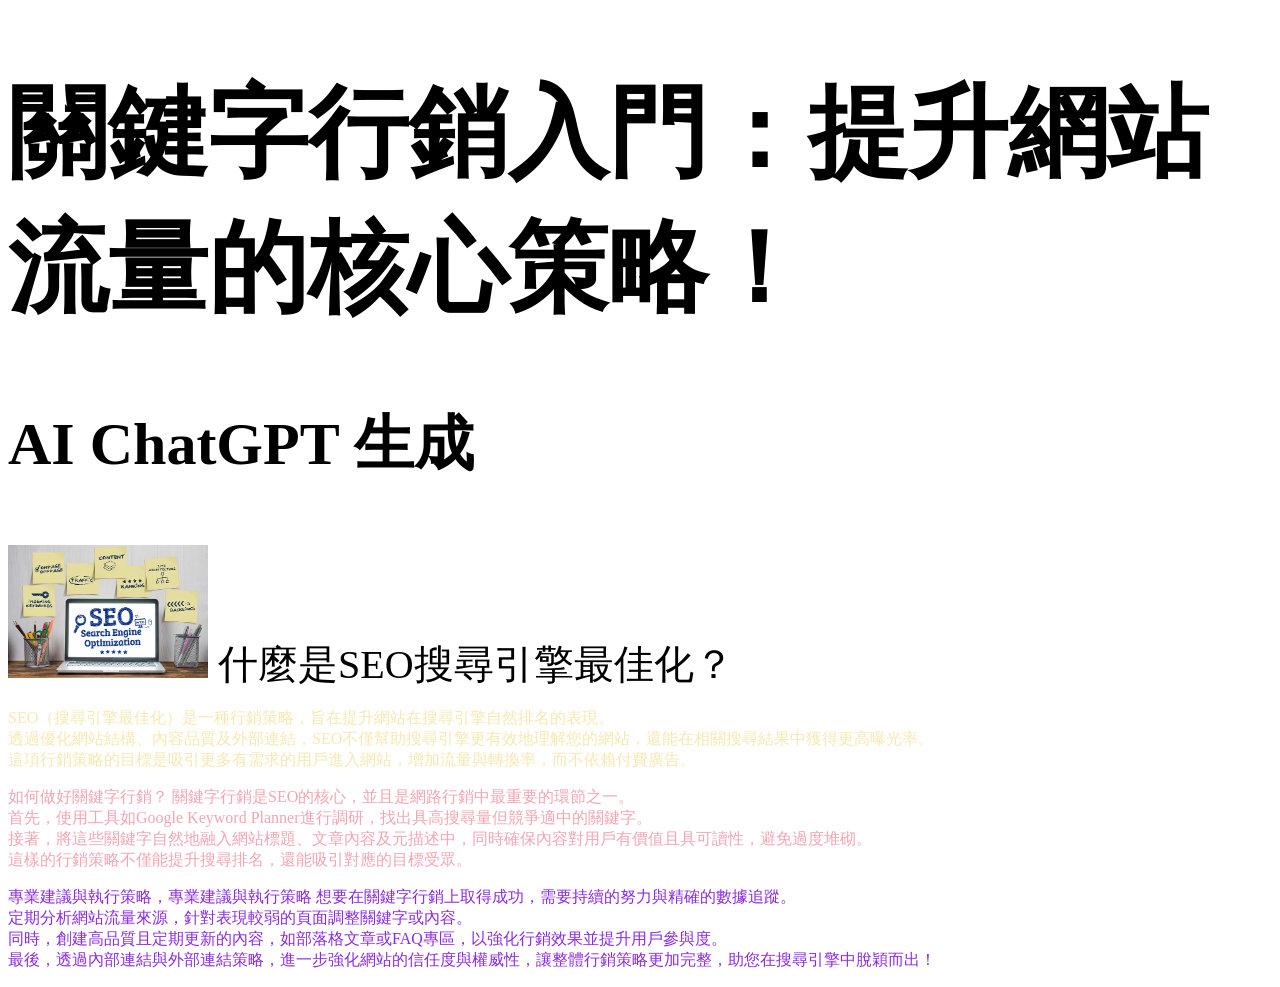
<file: seo.html>
<!DOCTYPE html>
<html lang="zh-hant-tw">
<head>
    <meta charset="UTF-8">
    <meta name="viewport" content="width=device-width, initial-scale=1.0">
    <link rel="stylesheet" href="style.css">
    <style> 
        html { font-size: 40px;}
    </style>
    <title>MUMU木木甜食家-seo教學</title>
    <style></style>
</head>
<body>
    <h1 style="font-size: 2.5rem;">關鍵字行銷入門：提升網站流量的核心策略！</h1>
    <h3 style="font-size: 1.5rem;">AI ChatGPT 生成</h3>
    <img src="images/SEO-search-engine-optimization.jpg" alt="SEO搜尋引擎最佳化" title="SEO搜尋引擎最佳化" width="200px"> 
        什麼是SEO搜尋引擎最佳化？
    <P class="text-red" style="font-size: 16px;"> SEO（搜尋引擎最佳化）是一種行銷策略，旨在提升網站在搜尋引擎自然排名的表現。<br>
        透過優化網站結構、內容品質及外部連結，SEO不僅幫助搜尋引擎更有效地理解您的網站，還能在相關搜尋結果中獲得更高曝光率。<br>
        這項行銷策略的目標是吸引更多有需求的用戶進入網站，增加流量與轉換率，而不依賴付費廣告。
        </P>
    <P id="important" style="font-size: 16px;"> 如何做好關鍵字行銷？
        關鍵字行銷是SEO的核心，並且是網路行銷中最重要的環節之一。<br>
        首先，使用工具如Google Keyword Planner進行調研，找出具高搜尋量但競爭適中的關鍵字。<br>
        接著，將這些關鍵字自然地融入網站標題、文章內容及元描述中，同時確保內容對用戶有價值且具可讀性，避免過度堆砌。<br>
        這樣的行銷策略不僅能提升搜尋排名，還能吸引對應的目標受眾。</P>
    <P style="font-size: 16px;">專業建議與執行策略，專業建議與執行策略
        想要在關鍵字行銷上取得成功，需要持續的努力與精確的數據追蹤。<br>
        定期分析網站流量來源，針對表現較弱的頁面調整關鍵字或內容。<br>
        同時，創建高品質且定期更新的內容，如部落格文章或FAQ專區，以強化行銷效果並提升用戶參與度。<br>
        最後，透過內部連結與外部連結策略，進一步強化網站的信任度與權威性，讓整體行銷策略更加完整，助您在搜尋引擎中脫穎而出！</P>
</body>
</html>
</file>
<file: css/custom.css>
/* 導覽列背景顏色  */
:root,
[data-bs-theme=light] {
  --bs-dark-rgb: 90, 62, 45;
}

:root,
[data-bs-theme=light] {
--bs-primary-text-emphasis: #ed9e28;
}

/* 連結google Fonts雲端字體，提供用戶一致體驗UX；copy @import url 的連結回來貼在custom.css */
@import url('https://fonts.googleapis.com/css2?family=Noto+Sans+TC:wght@400&display=swap');

/* 套用google Fonts雲端字體；透過BODY標籤，改變全部的文案預設字體*/
body{font-family: "微軟正黑體","Noto Sans TC", serif;}

/* 更改根元素的文字大小，1rem=16px */
html{font-size: 20PX;}

/* 改善手機顯示carousel太小的問題 */
.carousel {
  margin-top: 70px; /* 根據 navbar 的高度調整，預設 bootstrap navbar 高度約為 56px */
}
/* 固定carousel圖片高度 height可以改設定 min-height/max-height 改善手機顯示的問題 */
.carousel-item img{
  width: 100%;
  height: auto; 
  margin: auto;
  object-fit: cover; /* 確保圖片比例不變，並填充容器 */
}



/* 按鈕顏色要自訂 在bootstrap.css找到按鈕顏色EX:btn-primary(藍色)的程式碼抓回來再自己把原本設定的藍改成你要的顏色 */
.btn-primary {
  --bs-btn-color: #fff;
  --bs-btn-bg: #a24c17;
  --bs-btn-border-color: #a24c17;
  --bs-btn-hover-color: #fff;
  --bs-btn-hover-bg: #b15922;
  --bs-btn-hover-border-color: #b15922;
  --bs-btn-focus-shadow-rgb: 49, 132, 253;
  --bs-btn-active-color: #fff;
  --bs-btn-active-bg: #b15922;
  --bs-btn-active-border-color: #a24c17;
  --bs-btn-active-shadow: inset 0 3px 5px rgba(0, 0, 0, 0.125);
  --bs-btn-disabled-color: #fff;
  --bs-btn-disabled-bg: #a24c17;
  --bs-btn-disabled-border-color: #a24c17;
}

/* 拿掉超連結文字下底線  複合選取器 footer跟a {屬性 文字裝飾 :值none不要 } line-through刪除線  underline下底線 */
footer a {text-decoration: none;}

/* 選取器是類別，影響個別，需要手動套用 */
.h2-pink{font-size: 1.5rem;font-weight: 900;color: #F2A6B2; }

/* 選取器是標籤，影響整體 */
h2{font-size: 1.5rem; font-weight: 900; color:#ae5822 ;}

textIndent{text-indent: 2rem;}

.text-orange{color:#c66d36 ;}
</file>
<file: style.css>
/* 標籤選取器{屬性:值;} */
h1{font-size: 8rem;}

/* 類別選取器{屬性:值;} 需手動套用 在網頁例如P段落字體改顏色，在<P裡頭空一格後輸入class="text-red" */
.text-red{color:#F6E8B1;}

/* ID選取器 需手動套用 在網頁例如P段落字體改顏色，在<P裡頭空一格後輸入id=important */ 
#important{font-size: 2rem;color:#F2A6B2 ;}

/* 複合選取器   */
body p{color: blueviolet;}
</file>
